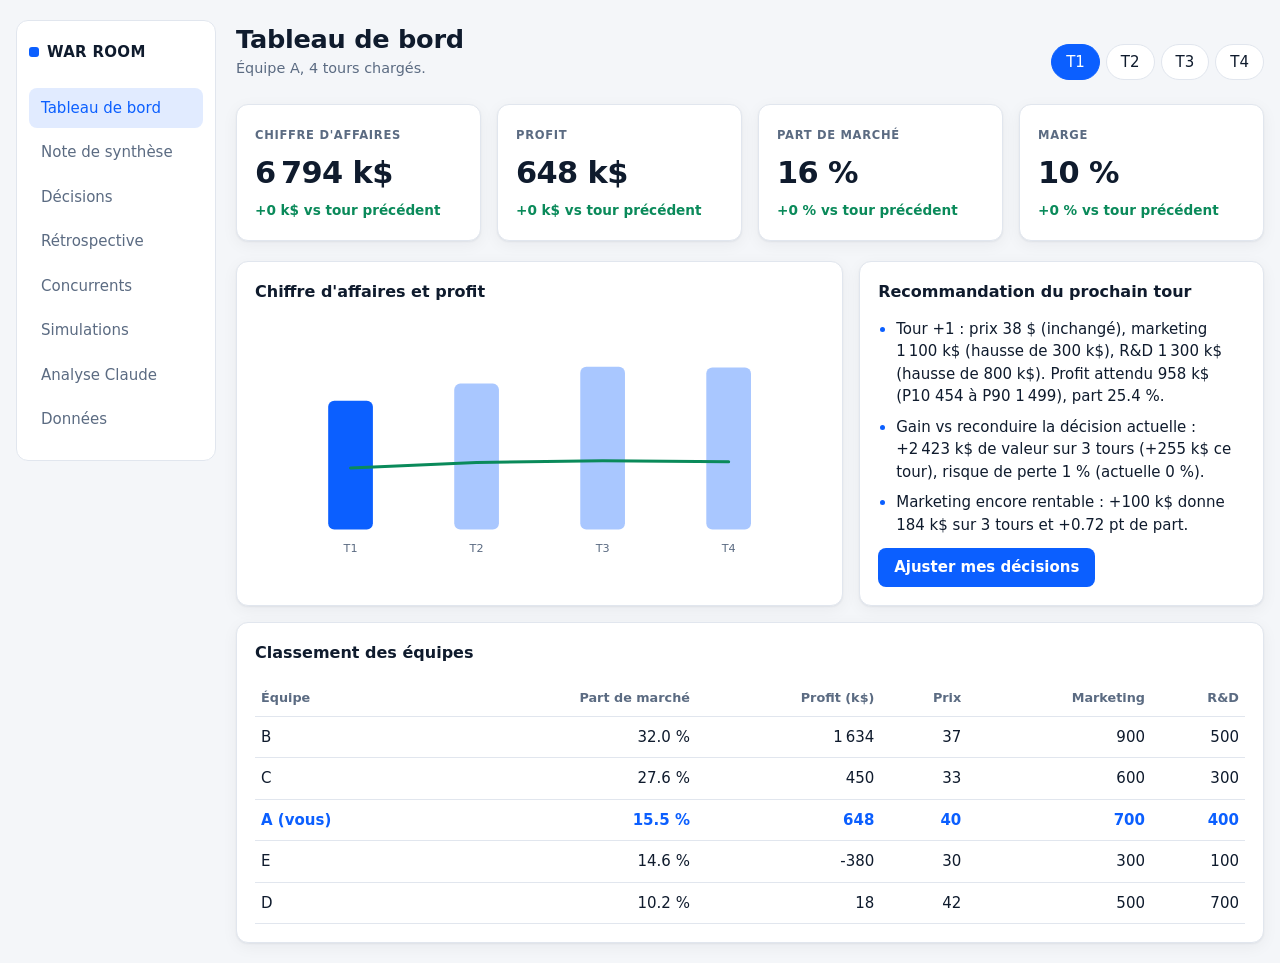
<file: war-room/index.html>
<!doctype html>
<html lang="fr">
<head>
<meta charset="utf-8">
<meta name="viewport" content="width=device-width,initial-scale=1">
<title>War Room</title>
<link rel="stylesheet" href="style.css">
</head>
<body>
<div class="app">
<nav aria-label="Navigation" id="nav"><div class="logo"><i></i>WAR ROOM</div>
<a href="#dash" data-v="dash">Tableau de bord</a><a href="#brief" data-v="brief">Note de synthèse</a><a href="#dec" data-v="dec">Décisions</a><a href="#retro" data-v="retro">Rétrospective</a><a href="#mkt" data-v="mkt">Concurrents</a><a href="#sim" data-v="sim">Simulations</a><a href="#ai" data-v="ai">Analyse Claude</a><a href="#data" data-v="data">Données</a></nav>
<main>
<header><div><h1 id="title">Tableau de bord</h1><p class="sub" id="sub"></p></div>
<div class="rounds" id="rounds" role="group" aria-label="Tour"></div></header>

<div id="v-dash">
<section class="kpis" id="kpis" aria-label="Indicateurs"></section>
<div class="grid">
<section class="card"><h2>Chiffre d'affaires et profit</h2><div id="chart"></div></section>
<section class="card"><h2>Recommandation du prochain tour</h2><ul class="advice" id="adv-short"></ul><button class="btn" data-go="dec">Ajuster mes décisions</button></section>
</div>
<section class="card wide"><h2>Classement des équipes</h2>
<table><thead><tr><th>Équipe</th><th>Part de marché</th><th>Profit (k$)</th><th>Prix</th><th>Marketing</th><th>R&amp;D</th></tr></thead><tbody id="rank"></tbody></table></section>
</div>

<div id="v-brief" hidden><div class="row ctl"><button class="btn" id="dlbrief">Exporter la note (Markdown)</button><span class="sub">Structure : réponse, situation, constats, options, plan, réactions, risques, corrections.</span></div><div id="brief"></div></div>

<div id="v-retro" hidden><div id="retro"></div></div>

<div id="v-dec" hidden>
<div class="grid">
<section class="card"><h2>Décisions du prochain tour</h2>
<div class="field"><label for="price">Prix</label><output id="o-price"></output><input id="price" type="range" min="20" max="60" step="0.5"></div>
<div class="field"><label for="mkt">Marketing (k$)</label><output id="o-mkt"></output><input id="mkt" type="range" min="0" max="2000" step="50"></div>
<div class="field"><label for="rd">R&amp;D (k$)</label><output id="o-rd"></output><input id="rd" type="range" min="0" max="1500" step="50"></div>
<div class="row"><button class="btn" id="apply">Appliquer la recommandation</button><button class="btn ghost" id="hold">Reconduire le tour passé</button></div>
<div class="proj"><span>Profit projeté (moyenne)</span><b id="proj"></b></div>
<div class="proj"><span>Fourchette P10 à P90</span><b id="range"></b></div>
<div class="proj"><span>Part de marché / risque de perte</span><b id="pshare"></b></div></section>
<section class="card"><h2>Distribution du profit (1 500 simulations)</h2><div id="hist"></div>
<table class="cmp"><thead><tr><th></th><th>Reconduire</th><th>Recommandé</th><th>Votre choix</th></tr></thead><tbody id="cmp"></tbody></table></section>
</div>
<section class="card wide"><h2>Courbes de réponse par levier</h2><p class="sub">Valeur sur 3 tours (trait plein), profit du tour (pointillé), fourchette P10 à P90 (zone grisée), zone quasi-optimale (bande bleue), votre curseur (trait vertical). Les autres leviers restent à vos valeurs et le budget marketing + R&amp;D borne chaque courbe.</p><div class="curves" id="curves"></div></section>
<section class="card wide"><h2>Pourquoi cette recommandation</h2><ul class="advice" id="adv"></ul></section>
</div>

<div id="v-mkt" hidden>
<div class="row ctl"><label for="aggr">Agressivité des concurrents</label><input id="aggr" type="range" min="-1" max="1" step="0.25" value="0"><output id="o-aggr"></output></div>
<section class="card"><h2>Mouvements anticipés au prochain tour</h2>
<table><thead><tr><th>Équipe</th><th>Prix prévu</th><th>Marketing</th><th>R&amp;D</th><th>Part prévue</th><th>Variation</th></tr></thead><tbody id="fc"></tbody></table></section>
<section class="card wide"><h2>Règles de réaction</h2><p class="sub">Notre meilleur prix selon le prix du concurrent choisi, à marketing et R&amp;D recommandés.</p><div id="rules"></div></section>
<section class="card wide"><h2>Matrice de réaction : votre profit selon les prix</h2>
<div class="row ctl"><label for="rival">Concurrent</label><select id="rival"></select></div>
<p class="sub">Lignes : votre prix recommandé +/- $. Colonnes : prix du concurrent +/- $ par rapport à sa prévision.</p><div id="matrix"></div></section>
</div>

<div id="v-sim" hidden>
<div class="row ctl"><label for="obj">Objectif</label><select id="obj"><option value="prudent">Prudent (profit moins risque)</option><option value="profit">Profit moyen max</option><option value="share">Part de marché max</option></select>
<label for="hz">Tours</label><select id="hz"><option>1</option><option>2</option><option selected>3</option><option>4</option><option>5</option></select></div>
<section class="card"><h2>Plan optimisé tour par tour</h2>
<table><thead><tr><th>Tour</th><th>Prix</th><th>Marketing</th><th>R&amp;D</th><th>Profit moyen</th><th>P10 à P90</th><th>Part</th><th>Risque</th></tr></thead><tbody id="plan"></tbody></table></section>
<section class="card wide"><h2>Robustesse du plan</h2><p class="sub">Compare les objectifs et teste la décision recommandée si les concurrents se durcissent ou se relâchent.</p><div class="row"><button class="btn" id="rob-go">Lancer le test</button><button class="btn ghost" id="dlplan">Exporter le plan</button></div><div id="rob"></div></section>
<section class="card wide"><h2>Sensibilité et analyse du tour sélectionné</h2><div class="row ctl"><label for="pk">Tour</label><select id="pk"></select></div><ul class="advice" id="adv2"></ul></section>
</div>

<div id="v-ai" hidden>
<section class="card"><h2>Matériel et consignes</h2><p class="sub">Règles du simulateur, brief du tour, rapports de marché : Claude les lit avec vos résultats chiffrés. Enregistré avec vos données.</p><textarea id="notes" rows="8" aria-label="Matériel"></textarea></section>
<section class="card wide"><h2>Conseiller</h2><div class="row"><button class="btn" data-ai="plan">Analyser le plan</button><button class="btn ghost" data-ai="challenge">Challenger mes hypothèses</button><button class="btn ghost" data-ai="rivals">Anticiper les concurrents</button><button class="btn ghost" data-ai="retro">Post-mortem des tours</button></div>
<div class="row"><label for="q">Question</label><input id="q" size="42"><button class="btn" data-ai="ask">Demander</button></div><p class="sub" id="ai-status"></p><div class="ai-out" id="ai-out" aria-live="polite"></div></section></div>

<div id="v-data" hidden>
<section class="card"><h2>Vos données</h2>
<p class="sub">Collez du JSON ou du CSV (colonnes : round,team,price,mkt,rd,rev,profit,share). Une ligne par équipe et par tour.</p>
<textarea id="raw" rows="10" spellcheck="false" aria-label="Données"></textarea>
<div class="row"><label for="me">Votre équipe</label><input id="me" size="6"><button class="btn" id="load">Appliquer</button><button class="btn ghost" id="demo">Exemple</button><button class="btn ghost" id="export">Exporter</button></div>
<p class="sub" id="msg"></p></section>
<section class="card wide"><h2>Ajouter le tour qui vient de se jouer</h2><p class="sub">Une ligne par équipe : team,price,mkt,rd,rev,profit,share (avec l'en-tête). Le modèle se recalibre.</p><textarea id="nr" rows="5" spellcheck="false" aria-label="Nouveau tour"></textarea><div class="row"><button class="btn" id="addround">Ajouter le tour</button><button class="btn ghost" id="dldata">Télécharger les données</button></div></section>
<section class="card wide"><h2>Hypothèses du modèle</h2><div id="params"></div><p class="sub" id="fitinfo"></p></section>
</div>
</main></div>
<script src="model.js"></script>
<script src="app.js"></script>
</body></html>
</file>
<file: war-room/style.css>
:root{--font:Inter,system-ui,-apple-system,"Segoe UI",sans-serif;--font-h:"Space Grotesk",Inter,system-ui,sans-serif;--bg:#f4f6f9;--surface:#fff;--ink:#0f1b2d;--muted:#5b6b82;--line:#e1e6ee;--brand:#0b5fff;--brand-ink:#fff;--good:#0a8a5a;--bad:#c93a3a;--warn:#b7791f;--r:12px;--sh:0 1px 2px rgba(15,27,45,.06),0 4px 16px rgba(15,27,45,.05)}
@media(prefers-color-scheme:dark){:root:not([data-theme="light"]){--bg:#0b121d;--surface:#131d2c;--ink:#e8eef8;--muted:#8fa0b8;--line:#22314a;--brand:#4d8dff;--brand-ink:#06101f;--good:#3ecf94;--bad:#ff7a7a;--warn:#e8b04a;--sh:none;color-scheme:dark}}
:root[data-theme="dark"]{--bg:#0b121d;--surface:#131d2c;--ink:#e8eef8;--muted:#8fa0b8;--line:#22314a;--brand:#4d8dff;--brand-ink:#06101f;--good:#3ecf94;--bad:#ff7a7a;--warn:#e8b04a;--sh:none;color-scheme:dark}
*{box-sizing:border-box;margin:0}
body{background:var(--bg);color:var(--ink);font:15px/1.5 var(--font);padding-block:20px;padding-left:max(16px,env(safe-area-inset-left,0px));padding-right:max(16px,env(safe-area-inset-right,0px))}
h1,h2,.logo,.kpi b{font-family:var(--font-h)}
.ai-out{white-space:pre-wrap;line-height:1.65;margin-top:8px}.ai-out:empty{display:none}
.app{display:grid;grid-template-columns:200px minmax(0,1fr);gap:20px;max-width:1280px;margin:0 auto}
nav{background:var(--surface);border:1px solid var(--line);border-radius:var(--r);align-self:start;position:sticky;top:20px;padding:20px 12px;display:flex;flex-direction:column;gap:4px}
.logo{font-weight:700;letter-spacing:.02em;margin-bottom:20px;display:flex;gap:8px;align-items:center}
.logo i{width:10px;height:10px;border-radius:3px;background:var(--brand)}
nav a{padding:9px 12px;border-radius:8px;color:var(--muted);text-decoration:none;font-weight:500}
nav a[aria-current]{background:color-mix(in srgb,var(--brand) 12%,transparent);color:var(--brand)}
nav a:hover{color:var(--ink)}
main{min-width:0;width:100%}
header{display:flex;flex-wrap:wrap;justify-content:space-between;gap:12px;align-items:end;margin-bottom:24px}
h1{font-size:1.6rem;letter-spacing:-.01em}
.sub{color:var(--muted);font-size:.9rem}
.rounds{display:flex;gap:6px}
.rounds button{border:1px solid var(--line);background:var(--surface);color:var(--ink);padding:6px 14px;border-radius:999px;cursor:pointer;font:inherit}
.rounds button[aria-pressed=true]{background:var(--brand);color:var(--brand-ink);border-color:var(--brand)}
:focus-visible{outline:2px solid var(--brand);outline-offset:2px}
.kpis{display:grid;grid-template-columns:repeat(auto-fit,minmax(190px,1fr));gap:16px;margin-bottom:20px}
.card{background:var(--surface);border:1px solid var(--line);border-radius:var(--r);box-shadow:var(--sh);padding:18px}
.kpi small{color:var(--muted);text-transform:uppercase;letter-spacing:.06em;font-size:.72rem;font-weight:600}
.kpi b{display:block;font-size:1.9rem;letter-spacing:-.02em;margin:4px 0;font-variant-numeric:tabular-nums}
.delta{font-size:.85rem;font-weight:600}.up{color:var(--good)}.down{color:var(--bad)}
.grid{display:grid;grid-template-columns:3fr 2fr;gap:16px}
h2{font-size:1rem;margin-bottom:14px}
svg{width:100%;height:auto;display:block}
.lbl{fill:var(--muted);font-size:11px}
.field{display:grid;grid-template-columns:1fr auto;gap:2px 12px;margin-bottom:16px}
.field label{font-weight:500}.field output{font-variant-numeric:tabular-nums;color:var(--brand);font-weight:600}
.field input{grid-column:1/-1;width:100%;accent-color:var(--brand)}
.proj{border-top:1px solid var(--line);padding-top:12px;display:flex;justify-content:space-between;color:var(--muted)}
.proj b{color:var(--ink)}
table{width:100%;border-collapse:collapse;font-variant-numeric:tabular-nums}
th,td{text-align:right;padding:9px 6px;border-bottom:1px solid var(--line)}
th:first-child,td:first-child{text-align:left}th{color:var(--muted);font-weight:600;font-size:.8rem}
tr.me td{font-weight:700;color:var(--brand)}
.wide{margin-top:16px}
@media(max-width:860px){.app{grid-template-columns:minmax(0,1fr)}.kpi b{font-size:1.5rem}table{display:block;overflow-x:auto}nav{flex-direction:row;overflow-x:auto;position:static;padding:10px 12px}nav a{white-space:nowrap}.logo{margin:0 12px 0 0}.grid{grid-template-columns:1fr}}
@media(prefers-reduced-motion:no-preference){.kpi b,.card{transition:all .2s}}
[hidden]{display:none!important}
nav a.on{background:color-mix(in srgb,var(--brand) 12%,transparent);color:var(--brand)}
.row{display:flex;flex-wrap:wrap;gap:10px;align-items:center;margin:12px 0}.ctl{margin-top:0}
.btn{border:0;background:var(--brand);color:var(--brand-ink);padding:8px 16px;border-radius:8px;font:inherit;font-weight:600;cursor:pointer}
.btn.ghost{background:transparent;color:var(--brand);border:1px solid var(--line)}
select,input[type=text],input:not([type]),textarea{background:var(--surface);color:var(--ink);border:1px solid var(--line);border-radius:8px;padding:7px 10px;font:inherit}
textarea{width:100%;font:12px/1.4 ui-monospace,Menlo,monospace}
.advice{padding-left:18px;display:grid;gap:8px;margin-bottom:12px}.advice li::marker{color:var(--brand)}
.grid>.card{min-width:0}section.card{margin-bottom:0}
.cmp{margin-top:12px;font-size:.9rem}
.heat td{text-align:center}.heat td.c{font-weight:600}
.badge{display:inline-block;padding:1px 8px;border-radius:999px;font-size:.75rem;font-weight:600;background:color-mix(in srgb,var(--warn) 18%,transparent);color:var(--warn)}
.par{display:grid;grid-template-columns:repeat(auto-fit,minmax(200px,1fr));gap:4px 20px}
.par .field{margin-bottom:8px}

.curves{display:grid;grid-template-columns:repeat(auto-fit,minmax(260px,1fr));gap:16px}.curves h3{font-size:.9rem;margin-bottom:4px}.curves p{font-size:.8rem;margin-top:4px}
.memo .card{margin-bottom:16px}.memo h2{font-size:1.05rem}.memo li{margin-bottom:6px}.memo .tw{overflow-x:auto}
.ans{border-left:4px solid var(--brand)}.ans li{font-size:1.02rem}
.rec{color:var(--good);font-weight:700}.pill{display:inline-block;padding:1px 9px;border-radius:999px;font-size:.72rem;font-weight:700;background:color-mix(in srgb,var(--good) 16%,transparent);color:var(--good);margin-left:6px}
.smalls{display:grid;grid-template-columns:repeat(auto-fit,minmax(min(100%,420px),1fr));gap:16px;margin-bottom:16px}
.ln1{stroke:var(--brand)}.ln2{stroke:var(--good)}
</file>
